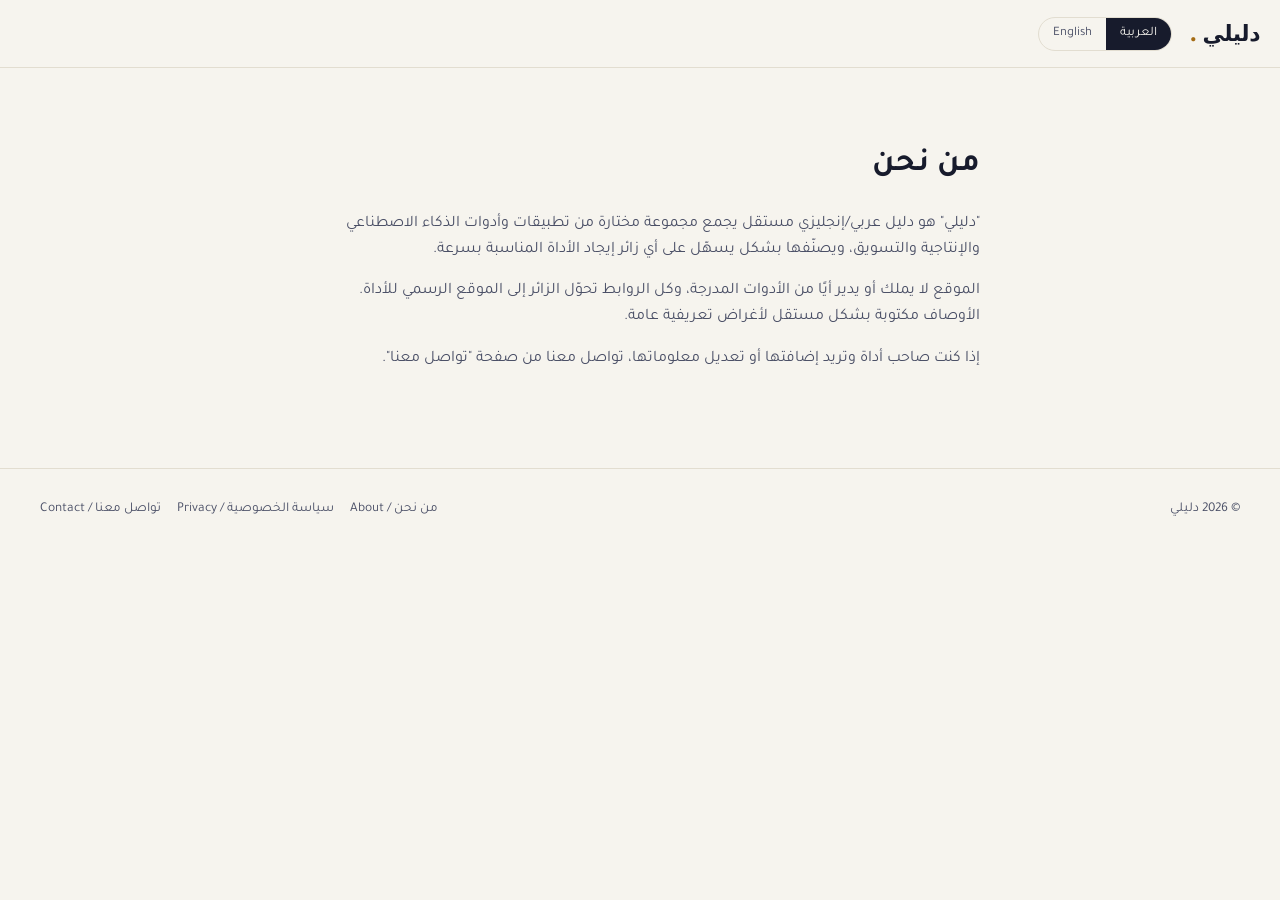
<file: about.html>
<!DOCTYPE html>
<html lang="ar" dir="rtl">
<head>
<meta charset="UTF-8">
<meta name="viewport" content="width=device-width, initial-scale=1.0">
<title>من نحن — دليلي</title>
<link rel="preconnect" href="https://fonts.googleapis.com">
<link href="https://fonts.googleapis.com/css2?family=Tajawal:wght@400;500;700;900&family=Space+Grotesk:wght@500;700&family=IBM+Plex+Sans:wght@400;500;600&display=swap" rel="stylesheet">
<link rel="icon" type="image/png" sizes="32x32" href="favicon-32.png">
<link rel="shortcut icon" href="favicon.ico">
<script async src="https://www.googletagmanager.com/gtag/js?id=G-VY2EWHHREY"></script>
<script>
  window.dataLayer = window.dataLayer || [];
  function gtag(){dataLayer.push(arguments);}
  gtag('js', new Date());
  gtag('config', 'G-VY2EWHHREY');
</script>
<link rel="stylesheet" href="style.css">
<style>
  .page { max-width: 720px; margin: 0 auto; padding: 50px 20px 80px; }
  .page h1 { font-family: var(--font-en); font-size: 32px; }
  html[lang="ar"] .page h1 { font-family: var(--font-ar); }
  .page p { color: var(--ink-soft); font-size: 16px; }
</style>
</head>
<body>
<header class="site-header">
  <div class="header-inner">
    <a href="index.html" class="logo">دليلي<span class="dot">.</span></a>
    <div class="lang-toggle">
      <button data-lang="ar" class="active">العربية</button>
      <button data-lang="en">English</button>
    </div>
  </div>
</header>

<div class="page">
  <div data-i18n-block="ar">
    <h1>من نحن</h1>
    <p>"دليلي" هو دليل عربي/إنجليزي مستقل يجمع مجموعة مختارة من تطبيقات وأدوات الذكاء الاصطناعي والإنتاجية والتسويق، ويصنّفها بشكل يسهّل على أي زائر إيجاد الأداة المناسبة بسرعة.</p>
    <p>الموقع لا يملك أو يدير أيًا من الأدوات المدرجة، وكل الروابط تحوّل الزائر إلى الموقع الرسمي للأداة. الأوصاف مكتوبة بشكل مستقل لأغراض تعريفية عامة.</p>
    <p>إذا كنت صاحب أداة وتريد إضافتها أو تعديل معلوماتها، تواصل معنا من صفحة "تواصل معنا".</p>
  </div>
  <div data-i18n-block="en" style="display:none">
    <h1>About Us</h1>
    <p>"Daleeli" is an independent bilingual (Arabic/English) directory that curates a selection of AI, productivity and marketing tools, organized so visitors can quickly find the right tool.</p>
    <p>This site does not own or operate any of the listed tools. Every link takes visitors to the tool's official website. Descriptions are written independently for general informational purposes.</p>
    <p>If you own a tool and want it added or updated, reach out via the Contact page.</p>
  </div>
</div>

<footer class="site-footer">
  <div class="container footer-inner">
    <span>© 2026 دليلي</span>
    <div class="footer-links">
      <a href="about.html">من نحن / About</a>
      <a href="privacy.html">سياسة الخصوصية / Privacy</a>
      <a href="contact.html">تواصل معنا / Contact</a>
    </div>
  </div>
</footer>

<script src="script.js"></script>
</body>
</html>
</file>
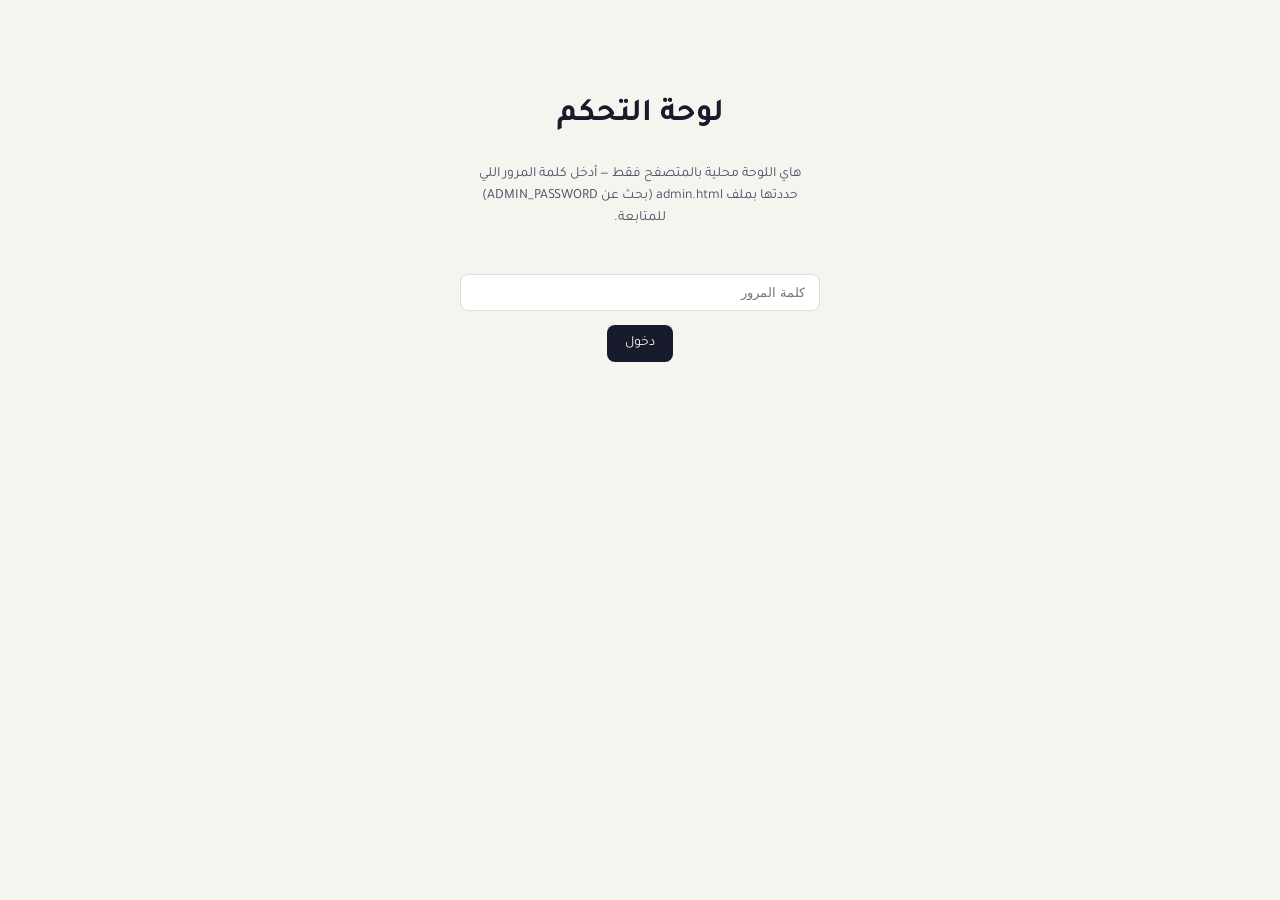
<file: admin.html>
<!DOCTYPE html>
<html lang="ar" dir="rtl">
<head>
<meta charset="UTF-8">
<meta name="viewport" content="width=device-width, initial-scale=1.0">
<title>لوحة التحكم — دليلي</title>
<meta name="robots" content="noindex, nofollow">
<link rel="preconnect" href="https://fonts.googleapis.com">
<link href="https://fonts.googleapis.com/css2?family=Tajawal:wght@400;500;700;900&family=Space+Grotesk:wght@500;700&family=IBM+Plex+Sans:wght@400;500;600&display=swap" rel="stylesheet">
<link rel="stylesheet" href="style.css">
<style>
  body { direction: rtl; }
  .admin-wrap { max-width: 980px; margin: 0 auto; padding: 40px 20px 100px; }
  .admin-wrap h1 { font-size: 26px; margin-bottom: 4px; }
  .admin-note { color: var(--ink-soft); font-size: 14px; margin-bottom: 30px; }

  .gate { max-width: 360px; margin: 90px auto; text-align: center; }
  .gate input { width: 100%; padding: 10px 14px; border: 1px solid var(--line); border-radius: 8px; margin: 14px 0; }
  .gate button, .btn {
    background: var(--ink); color: var(--paper); border: none; padding: 10px 18px;
    border-radius: 8px; cursor: pointer; font-size: 14px;
  }
  .btn.secondary { background: var(--teal); }
  .btn.danger { background: var(--danger); }
  .btn.small { padding: 6px 12px; font-size: 13px; }

  .toolbar { display: flex; gap: 10px; flex-wrap: wrap; margin-bottom: 24px; }

  .app-form {
    background: var(--card); border: 1px solid var(--line); border-radius: var(--radius);
    padding: 20px; display: grid; grid-template-columns: 1fr 1fr; gap: 12px; margin-bottom: 30px;
  }
  .app-form .full { grid-column: 1 / -1; }
  .app-form label { display: block; font-size: 12.5px; color: var(--ink-soft); margin-bottom: 4px; }
  .app-form input, .app-form select, .app-form textarea {
    width: 100%; padding: 8px 10px; border: 1px solid var(--line); border-radius: 6px; font-family: inherit; font-size: 14px;
  }
  .app-form textarea { min-height: 50px; resize: vertical; }
  .app-form .actions { grid-column: 1 / -1; display: flex; gap: 10px; }

  .table-wrap { overflow-x: auto; -webkit-overflow-scrolling: touch; border-radius: var(--radius); }
  table { width: 100%; min-width: 560px; border-collapse: collapse; background: var(--card); border: 1px solid var(--line); border-radius: var(--radius); overflow: hidden; }

  @media (max-width: 640px) {
    .app-form { grid-template-columns: 1fr; }
    .admin-wrap { padding: 24px 14px 80px; }
    .toolbar { flex-direction: column; }
    .toolbar .btn { width: 100%; text-align: center; }
  }
  th, td { padding: 10px 12px; text-align: right; border-bottom: 1px solid var(--line); font-size: 13.5px; vertical-align: top; }
  th { background: var(--paper); font-size: 12px; color: var(--ink-soft); }
  tr:last-child td { border-bottom: none; }
  .row-actions { display: flex; gap: 6px; }

  .status { padding: 10px 14px; border-radius: 8px; margin-bottom: 18px; font-size: 14px; display: none; }
  .status.show { display: block; }
  .status.ok { background: #e6f2e9; color: #2b6b3d; }
</style>
</head>
<body>

<div id="gate" class="gate">
  <h1>لوحة التحكم</h1>
  <p class="admin-note">هاي اللوحة محلية بالمتصفح فقط — أدخل كلمة المرور اللي حددتها بملف admin.html (بحث عن ADMIN_PASSWORD) للمتابعة.</p>
  <input type="password" id="pw-input" placeholder="كلمة المرور">
  <br>
  <button onclick="tryLogin()">دخول</button>
</div>

<div id="panel" class="admin-wrap" style="display:none">
  <h1>لوحة تحكم التطبيقات</h1>
  <p class="admin-note">
    التعديلات هون تُحفظ مؤقتًا بهذا المتصفح فقط. عشان تظهر التعديلات لكل زوار الموقع،
    اضغط "تنزيل data.js المحدّث" وارفع الملف الجديد مكان القديم على الاستضافة/GitHub.
  </p>

  <div id="status" class="status ok"></div>

  <div class="toolbar">
    <button class="btn" onclick="downloadDataJs()">⬇ تنزيل data.js المحدّث</button>
    <button class="btn secondary" onclick="resetToOriginal()">إرجاع كل شي لآخر نسخة من data.js</button>
  </div>

  <form class="app-form" id="app-form" onsubmit="return submitForm(event)">
    <input type="hidden" id="edit-id">
    <div>
      <label>التصنيف</label>
      <select id="f-category"></select>
    </div>
    <div>
      <label>الرابط (URL)</label>
      <input type="url" id="f-url" placeholder="https://example.com" required>
    </div>
    <div>
      <label>الاسم بالعربي</label>
      <input type="text" id="f-name-ar" required>
    </div>
    <div>
      <label>الاسم بالإنجليزي</label>
      <input type="text" id="f-name-en" required>
    </div>
    <div class="full">
      <label>الوصف بالعربي</label>
      <textarea id="f-desc-ar" required></textarea>
    </div>
    <div class="full">
      <label>الوصف بالإنجليزي</label>
      <textarea id="f-desc-en" required></textarea>
    </div>
    <div class="full">
      <label>المقال الكامل بالعربي (اختياري — يظهر بصفحة الأداة الخاصة بها لتحسين SEO وAdSense. افصل بين الفقرات بسطر فاضي)</label>
      <textarea id="f-article-ar" style="min-height:160px"></textarea>
    </div>
    <div class="full">
      <label>Full Article in English (optional — shown on the tool's own page. Leave a blank line between paragraphs)</label>
      <textarea id="f-article-en" style="min-height:160px"></textarea>
    </div>
    <div class="actions">
      <button type="submit" class="btn">إضافة / حفظ التعديل</button>
      <button type="button" class="btn secondary" onclick="clearForm()">تفريغ الفورم</button>
    </div>
  </form>

  <div class="table-wrap">
    <table>
      <thead>
        <tr><th>الأيقونة</th><th>الاسم</th><th>التصنيف</th><th>الرابط</th><th>المقال</th><th></th></tr>
      </thead>
      <tbody id="apps-table-body"></tbody>
    </table>
  </div>
</div>

<script src="data.js"></script>
<script>
/* غيّر كلمة المرور هون قبل رفع الموقع */
const ADMIN_PASSWORD = "MDwYoY6tgM1S";

const STORAGE_KEY = "admin_apps_override_v1";
const CAT_STORAGE_KEY = "admin_cats_override_v1";

function loadApps() {
  const raw = localStorage.getItem(STORAGE_KEY);
  return raw ? JSON.parse(raw) : JSON.parse(JSON.stringify(APPS));
}
function loadCats() {
  const raw = localStorage.getItem(CAT_STORAGE_KEY);
  return raw ? JSON.parse(raw) : JSON.parse(JSON.stringify(CATEGORIES));
}
function saveApps(apps) {
  localStorage.setItem(STORAGE_KEY, JSON.stringify(apps));
}

let apps = loadApps();
const cats = loadCats();

function tryLogin() {
  const val = document.getElementById("pw-input").value;
  if (val === ADMIN_PASSWORD) {
    document.getElementById("gate").style.display = "none";
    document.getElementById("panel").style.display = "block";
    initPanel();
  } else {
    alert("كلمة مرور خاطئة");
  }
}

function initPanel() {
  const sel = document.getElementById("f-category");
  sel.innerHTML = cats.map(c => `<option value="${c.slug}">${c.name_ar} / ${c.name_en}</option>`).join("");
  renderTable();
}

function renderTable() {
  const body = document.getElementById("apps-table-body");
  body.innerHTML = apps.map(a => {
    const cat = cats.find(c => c.slug === a.category);
    return `
      <tr>
        <td><img src="https://www.google.com/s2/favicons?domain=${a.domain}&sz=32" width="24" height="24" alt=""></td>
        <td>${a.name_ar}<br><small style="color:#888">${a.name_en}</small></td>
        <td>${cat ? cat.name_ar : a.category}</td>
        <td><a href="${a.url}" target="_blank" rel="noopener">${a.domain}</a></td>
        <td>${a.article_ar ? '<span style="color:#2b6b3d">✓ فيه مقال</span>' : '<span style="color:#999">— بدون مقال</span>'}</td>
        <td class="row-actions">
          <button class="btn small secondary" onclick="editApp('${a.id}')">تعديل</button>
          <button class="btn small danger" onclick="deleteApp('${a.id}')">حذف</button>
        </td>
      </tr>`;
  }).join("");
}

function clearForm() {
  document.getElementById("edit-id").value = "";
  document.getElementById("f-url").value = "";
  document.getElementById("f-name-ar").value = "";
  document.getElementById("f-name-en").value = "";
  document.getElementById("f-desc-ar").value = "";
  document.getElementById("f-desc-en").value = "";
  document.getElementById("f-article-ar").value = "";
  document.getElementById("f-article-en").value = "";
}

function editApp(id) {
  const a = apps.find(x => x.id === id);
  if (!a) return;
  document.getElementById("edit-id").value = a.id;
  document.getElementById("f-category").value = a.category;
  document.getElementById("f-url").value = a.url;
  document.getElementById("f-name-ar").value = a.name_ar;
  document.getElementById("f-name-en").value = a.name_en;
  document.getElementById("f-desc-ar").value = a.desc_ar;
  document.getElementById("f-desc-en").value = a.desc_en;
  document.getElementById("f-article-ar").value = a.article_ar || "";
  document.getElementById("f-article-en").value = a.article_en || "";
  window.scrollTo({ top: 0, behavior: "smooth" });
}

function deleteApp(id) {
  if (!confirm("متأكد بدك تحذف هاد التطبيق؟")) return;
  apps = apps.filter(a => a.id !== id);
  saveApps(apps);
  renderTable();
  showStatus("تم الحذف. لا تنسَ تنزّل data.js المحدّث وترفعه.");
}

function submitForm(e) {
  e.preventDefault();
  const id = document.getElementById("edit-id").value;
  const url = document.getElementById("f-url").value.trim();
  let domain = "";
  try { domain = new URL(url).hostname; } catch (err) { domain = url; }

  const record = {
    id: id || ("custom-" + Date.now()),
    category: document.getElementById("f-category").value,
    url,
    domain,
    name_ar: document.getElementById("f-name-ar").value.trim(),
    name_en: document.getElementById("f-name-en").value.trim(),
    desc_ar: document.getElementById("f-desc-ar").value.trim(),
    desc_en: document.getElementById("f-desc-en").value.trim(),
    article_ar: document.getElementById("f-article-ar").value.trim(),
    article_en: document.getElementById("f-article-en").value.trim(),
  };

  if (id) {
    apps = apps.map(a => a.id === id ? record : a);
  } else {
    apps.push(record);
  }
  saveApps(apps);
  renderTable();
  clearForm();
  showStatus("تم الحفظ محليًا. لا تنسَ تنزّل data.js المحدّث وترفعه عشان يشوفه كل الزوار.");
  return false;
}

function resetToOriginal() {
  if (!confirm("رح ترجع لآخر نسخة محفوظة بملف data.js وتلغي أي تعديل محلي؟")) return;
  localStorage.removeItem(STORAGE_KEY);
  apps = loadApps();
  renderTable();
  showStatus("تم الإرجاع لنسخة data.js الأصلية.");
}

function downloadDataJs() {
  let out = "// بيانات التطبيقات والتصنيفات - تم تصديرها من لوحة التحكم\n";
  out += "const CATEGORIES = " + JSON.stringify(cats, null, 2) + ";\n\n";
  out += "const APPS = " + JSON.stringify(apps, null, 2) + ";\n";
  const blob = new Blob([out], { type: "text/javascript;charset=utf-8" });
  const link = document.createElement("a");
  link.href = URL.createObjectURL(blob);
  link.download = "data.js";
  link.click();
}

function showStatus(msg) {
  const el = document.getElementById("status");
  el.textContent = msg;
  el.classList.add("show");
  setTimeout(() => el.classList.remove("show"), 4000);
}

document.getElementById("pw-input").addEventListener("keydown", (e) => {
  if (e.key === "Enter") tryLogin();
});
</script>
</body>
</html>
</file>
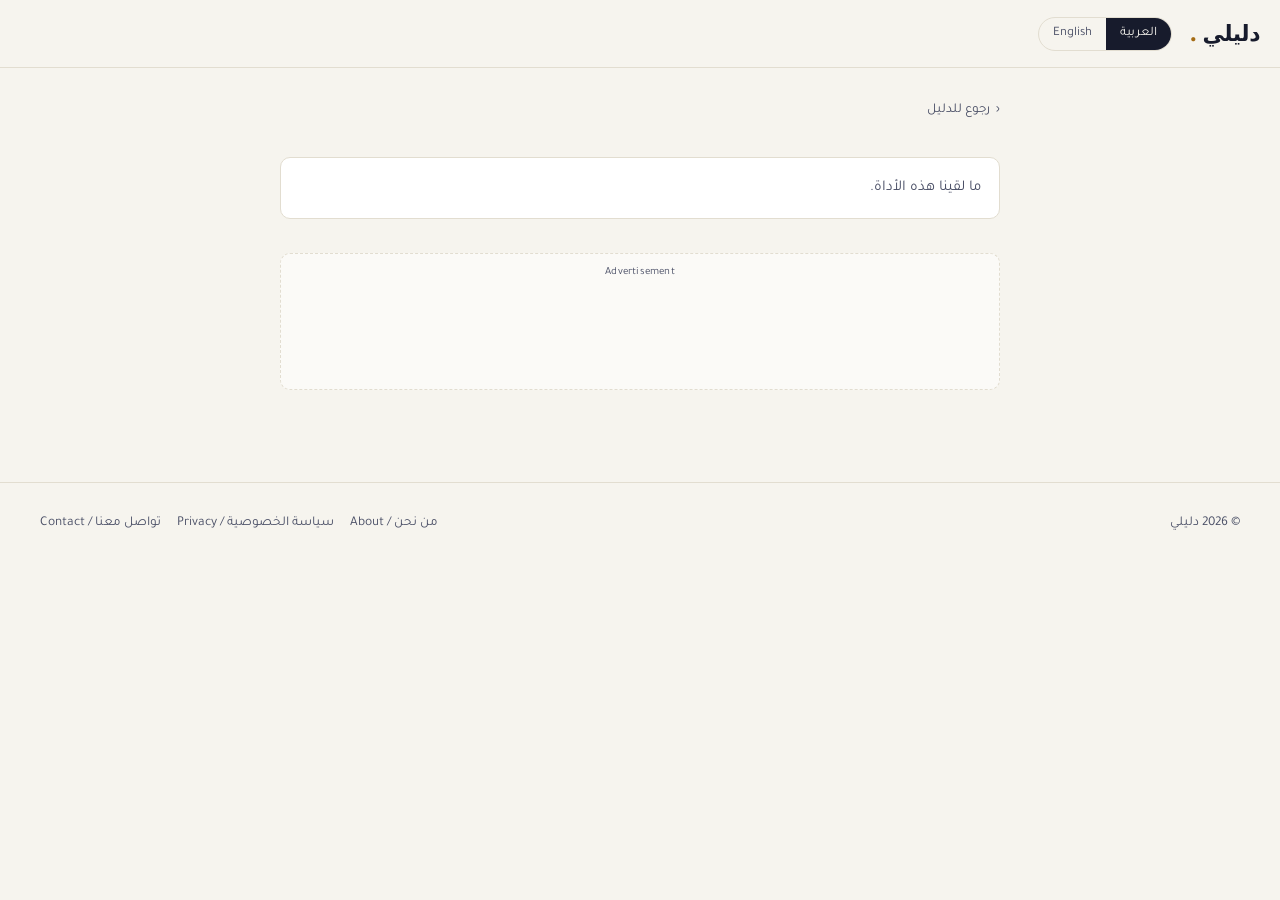
<file: app.html>
<!DOCTYPE html>
<html lang="ar" dir="rtl">
<head>
<meta charset="UTF-8">
<meta name="viewport" content="width=device-width, initial-scale=1.0">
<title id="page-title">تحميل... — دليلي</title>
<meta name="description" id="page-description" content="">
<link rel="canonical" id="page-canonical" href="">

<script async src="https://www.googletagmanager.com/gtag/js?id=G-VY2EWHHREY"></script>
<script>
  window.dataLayer = window.dataLayer || [];
  function gtag(){dataLayer.push(arguments);}
  gtag('js', new Date());
  gtag('config', 'G-VY2EWHHREY');
</script>
<script async src="https://pagead2.googlesyndication.com/pagead/js/adsbygoogle.js?client=ca-pub-XXXXXXXXXXXXXXXX" crossorigin="anonymous"></script>

<link rel="preconnect" href="https://fonts.googleapis.com">
<link href="https://fonts.googleapis.com/css2?family=Tajawal:wght@400;500;700;900&family=Space+Grotesk:wght@500;700&family=IBM+Plex+Sans:wght@400;500;600&display=swap" rel="stylesheet">
<link rel="stylesheet" href="style.css">
<link rel="icon" type="image/png" sizes="32x32" href="favicon-32.png">
<link rel="shortcut icon" href="favicon.ico">
<link rel="manifest" href="manifest.json">
<meta name="theme-color" content="#171b2c">

<style>
  .article-page { max-width: 760px; margin: 0 auto; padding: 30px 20px 70px; }
  .article-back { display: inline-flex; align-items: center; gap: 6px; color: var(--ink-soft); text-decoration: none; font-size: 13.5px; margin-bottom: 20px; }
  .article-back:hover { color: var(--ink); }
  .article-head { display: flex; align-items: center; gap: 16px; margin-bottom: 18px; }
  .article-icon { width: 64px; height: 64px; border-radius: 14px; border: 1px solid var(--line); background: #fff; display: flex; align-items: center; justify-content: center; overflow: hidden; flex-shrink: 0; }
  .article-icon img { width: 38px; height: 38px; object-fit: contain; }
  .article-head h1 { font-size: 26px; margin: 0 0 4px; font-family: var(--font-ar); }
  .article-domain { color: var(--ink-soft); font-size: 13.5px; }
  .article-cta { display: inline-flex; align-items: center; gap: 8px; background: var(--ink); color: var(--paper); text-decoration: none; padding: 12px 22px; border-radius: 999px; font-size: 15px; margin: 8px 0 26px; }
  .article-cta:hover { background: var(--amber-deep); }
  .article-body { font-size: 16px; line-height: 1.95; color: var(--ink); white-space: pre-line; }
  .article-body p { margin: 0 0 18px; }
  .article-empty { color: var(--ink-soft); font-size: 15px; background: var(--card); border: 1px solid var(--line); border-radius: var(--radius); padding: 18px; }
  .article-meta-cat { display: inline-block; background: var(--teal-soft); color: var(--teal); font-size: 12px; padding: 4px 12px; border-radius: 999px; margin-bottom: 10px; }
</style>
</head>
<body>

<header class="site-header">
  <div class="header-inner">
    <a href="index.html" class="logo">دليلي<span class="dot">.</span></a>
    <div class="lang-toggle">
      <button data-lang="ar" class="active">العربية</button>
      <button data-lang="en">English</button>
    </div>
  </div>
</header>

<div class="article-page">
  <a href="index.html" class="article-back">‹ <span data-i18n="ar">رجوع للدليل</span><span data-i18n="en" style="display:none">Back to directory</span></a>

  <div id="article-content">
    <p class="article-empty" data-i18n="ar">جاري التحميل...</p>
    <p class="article-empty" data-i18n="en" style="display:none">Loading...</p>
  </div>

  <div class="ad-slot" style="margin-top:34px">
    <span class="ad-label">Advertisement</span>
    <ins class="adsbygoogle"
         style="display:block"
         data-ad-client="ca-pub-XXXXXXXXXXXXXXXX"
         data-ad-slot="0000000002"
         data-ad-format="auto"
         data-full-width-responsive="true"></ins>
  </div>
</div>

<footer class="site-footer">
  <div class="container footer-inner">
    <span>© 2026 دليلي</span>
    <div class="footer-links">
      <a href="about.html">من نحن / About</a>
      <a href="privacy.html">سياسة الخصوصية / Privacy</a>
      <a href="contact.html">تواصل معنا / Contact</a>
    </div>
  </div>
</footer>

<script src="data.js?v=20260928c"></script>
<script>
  function faviconUrl(domain) {
    return `https://www.google.com/s2/favicons?domain=${domain}&sz=128`;
  }

  function getLang() {
    return localStorage.getItem("site_lang") || "ar";
  }

  function applyPageLang(lang) {
    document.documentElement.lang = lang;
    document.documentElement.dir = lang === "ar" ? "rtl" : "ltr";
    document.querySelectorAll(".lang-toggle button").forEach(b => b.classList.toggle("active", b.dataset.lang === lang));
    document.querySelectorAll("[data-i18n]").forEach(el => {
      el.style.display = el.dataset.i18n === lang ? "" : "none";
    });
  }

  function renderArticle() {
    const lang = getLang();
    const params = new URLSearchParams(window.location.search);
    const id = params.get("id");
    const app = (typeof APPS !== "undefined") ? APPS.find(a => a.id === id) : null;
    const container = document.getElementById("article-content");

    if (!app) {
      container.innerHTML = `<p class="article-empty">${lang === "ar" ? "ما لقينا هذه الأداة." : "We couldn't find this tool."}</p>`;
      return;
    }

    const name = lang === "ar" ? app.name_ar : app.name_en;
    const shortDesc = lang === "ar" ? app.desc_ar : app.desc_en;
    const article = lang === "ar" ? app.article_ar : app.article_en;
    const cat = (typeof CATEGORIES !== "undefined") ? CATEGORIES.find(c => c.slug === app.category) : null;
    const catName = cat ? (lang === "ar" ? cat.name_ar : cat.name_en) : "";
    const openLabel = lang === "ar" ? "افتح التطبيق ↗" : "Open App ↗";

    document.title = `${name} — دليلي`;
    document.getElementById("page-description").setAttribute("content", shortDesc || "");
    document.getElementById("page-canonical").setAttribute("href", `https://khaledabumurtada.github.io/Repository/app.html?id=${app.id}`);

    const bodyHtml = article
      ? `<div class="article-body">${article.split("\n\n").map(p => `<p>${p}</p>`).join("")}</div>`
      : `<p class="article-empty">${shortDesc}</p>`;

    container.innerHTML = `
      ${catName ? `<span class="article-meta-cat">${catName}</span>` : ""}
      <div class="article-head">
        <div class="article-icon"><img src="${faviconUrl(app.domain)}" alt=""></div>
        <div>
          <h1>${name}</h1>
          <div class="article-domain">${app.domain}</div>
        </div>
      </div>
      <a class="article-cta" href="${app.url}" target="_blank" rel="noopener noreferrer nofollow">${openLabel}</a>
      ${bodyHtml}
    `;
  }

  document.querySelectorAll(".lang-toggle button").forEach(btn => {
    btn.addEventListener("click", () => {
      localStorage.setItem("site_lang", btn.dataset.lang);
      applyPageLang(btn.dataset.lang);
      renderArticle();
    });
  });

  applyPageLang(getLang());
  renderArticle();
</script>
</body>
</html>
</file>
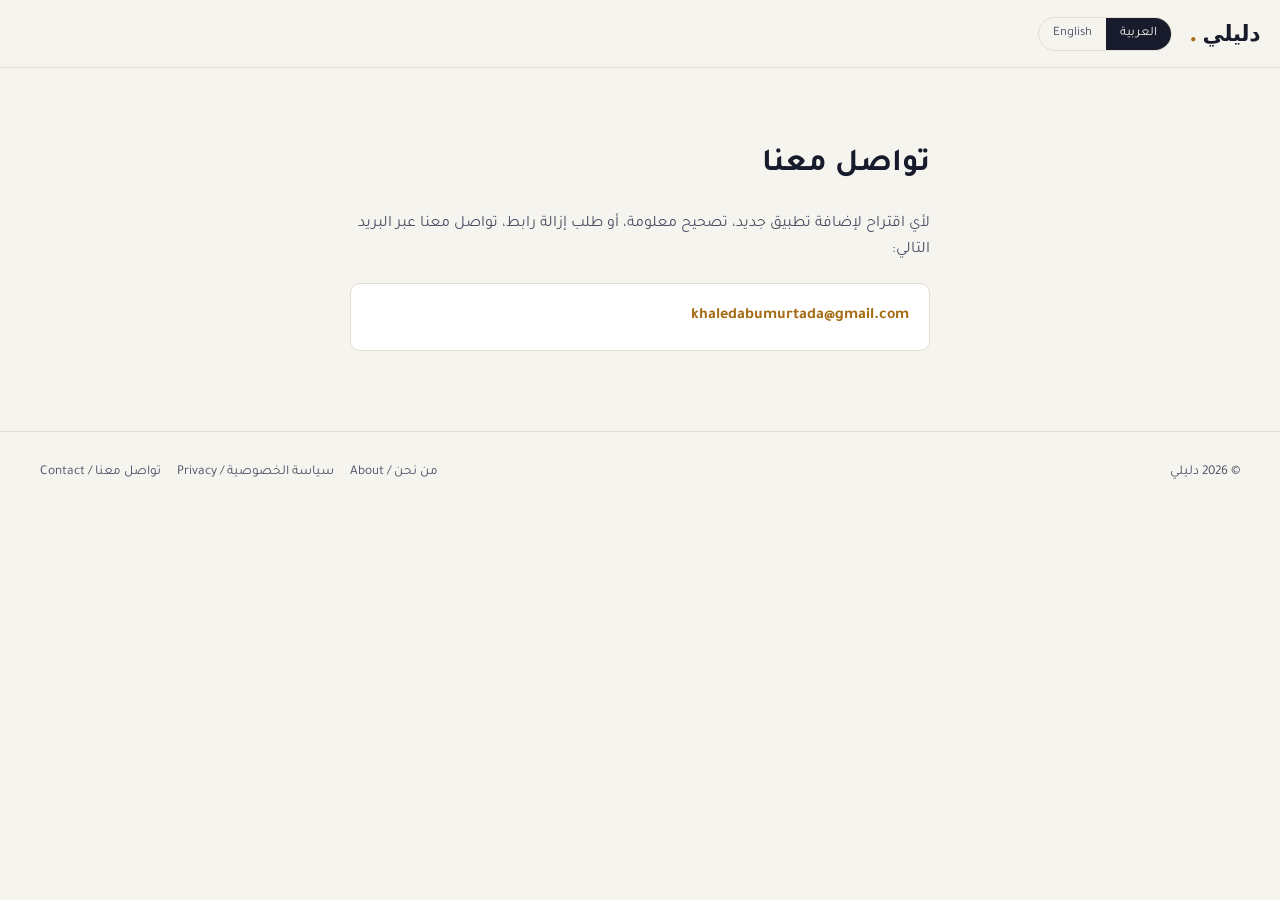
<file: contact.html>
<!DOCTYPE html>
<html lang="ar" dir="rtl">
<head>
<meta charset="UTF-8">
<meta name="viewport" content="width=device-width, initial-scale=1.0">
<title>تواصل معنا — دليلي</title>
<link rel="preconnect" href="https://fonts.googleapis.com">
<link href="https://fonts.googleapis.com/css2?family=Tajawal:wght@400;500;700;900&family=Space+Grotesk:wght@500;700&family=IBM+Plex+Sans:wght@400;500;600&display=swap" rel="stylesheet">
<link rel="icon" type="image/png" sizes="32x32" href="favicon-32.png">
<link rel="shortcut icon" href="favicon.ico">
<script async src="https://www.googletagmanager.com/gtag/js?id=G-VY2EWHHREY"></script>
<script>
  window.dataLayer = window.dataLayer || [];
  function gtag(){dataLayer.push(arguments);}
  gtag('js', new Date());
  gtag('config', 'G-VY2EWHHREY');
</script>
<link rel="stylesheet" href="style.css">
<style>
  .page { max-width: 620px; margin: 0 auto; padding: 50px 20px 80px; }
  .page h1 { font-family: var(--font-en); font-size: 32px; }
  html[lang="ar"] .page h1 { font-family: var(--font-ar); }
  .page p { color: var(--ink-soft); font-size: 16px; }
  .contact-box { background: var(--card); border: 1px solid var(--line); border-radius: var(--radius); padding: 20px; margin-top: 20px; }
  .contact-box a { color: var(--amber-deep); font-weight: 600; text-decoration: none; }
</style>
</head>
<body>
<header class="site-header">
  <div class="header-inner">
    <a href="index.html" class="logo">دليلي<span class="dot">.</span></a>
    <div class="lang-toggle">
      <button data-lang="ar" class="active">العربية</button>
      <button data-lang="en">English</button>
    </div>
  </div>
</header>

<div class="page">
  <div data-i18n-block="ar">
    <h1>تواصل معنا</h1>
    <p>لأي اقتراح لإضافة تطبيق جديد، تصحيح معلومة، أو طلب إزالة رابط، تواصل معنا عبر البريد التالي:</p>
    <div class="contact-box">
      <a href="mailto:khaledabumurtada@gmail.com">khaledabumurtada@gmail.com</a>
    </div>
  </div>
  <div data-i18n-block="en" style="display:none">
    <h1>Contact Us</h1>
    <p>To suggest a new app, correct information, or request a link removal, reach out via email:</p>
    <div class="contact-box">
      <a href="mailto:khaledabumurtada@gmail.com">khaledabumurtada@gmail.com</a>
    </div>
  </div>
</div>

<footer class="site-footer">
  <div class="container footer-inner">
    <span>© 2026 دليلي</span>
    <div class="footer-links">
      <a href="about.html">من نحن / About</a>
      <a href="privacy.html">سياسة الخصوصية / Privacy</a>
      <a href="contact.html">تواصل معنا / Contact</a>
    </div>
  </div>
</footer>

<script src="script.js"></script>
</body>
</html>
</file>
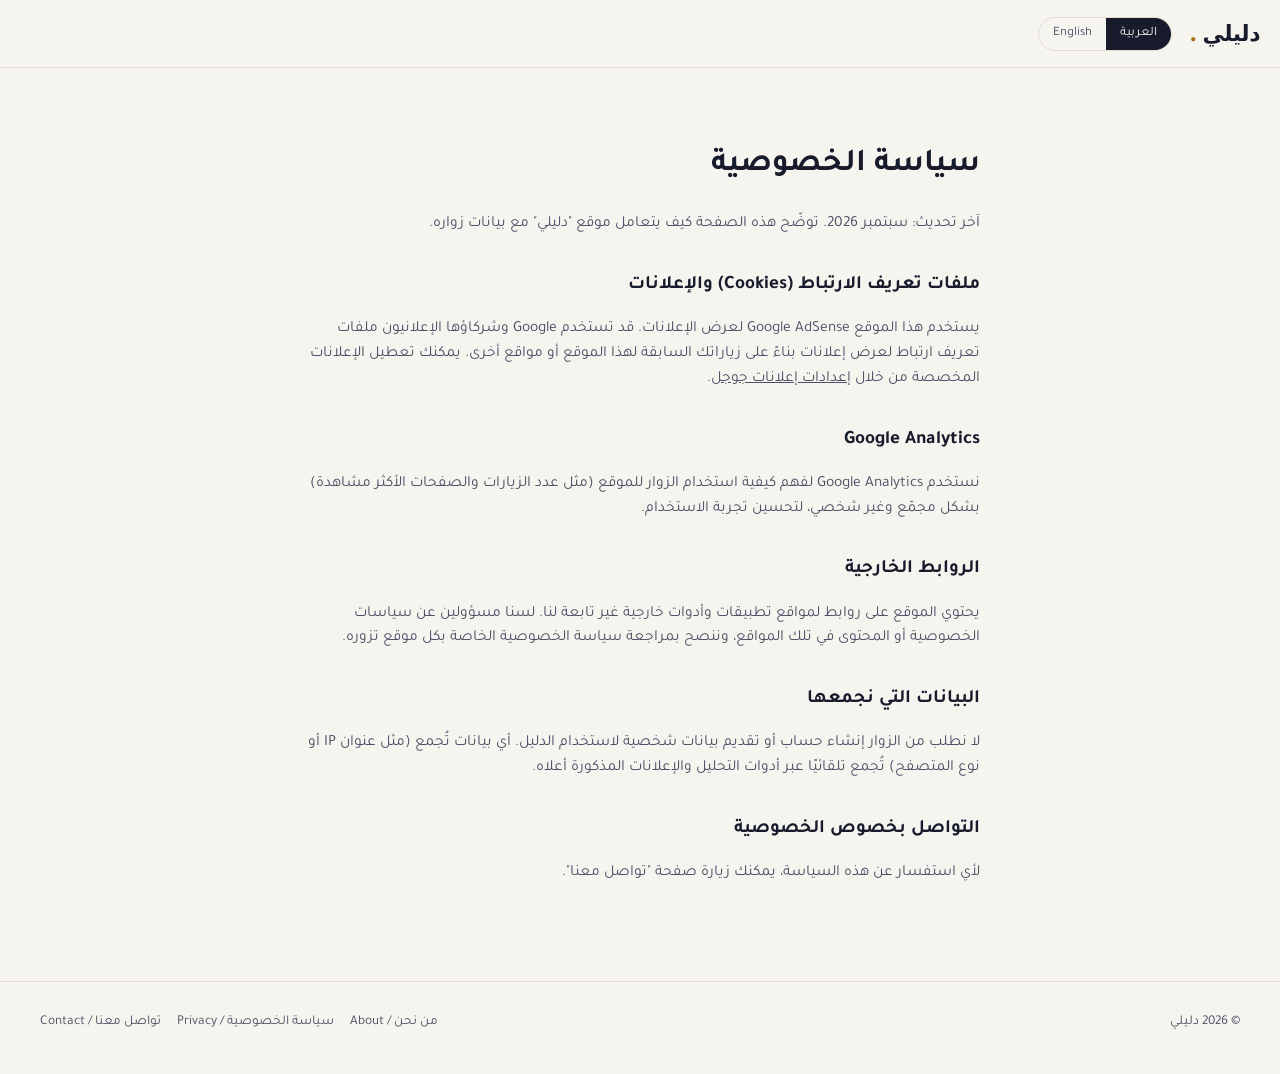
<file: privacy.html>
<!DOCTYPE html>
<html lang="ar" dir="rtl">
<head>
<meta charset="UTF-8">
<meta name="viewport" content="width=device-width, initial-scale=1.0">
<title>سياسة الخصوصية — دليلي</title>
<link rel="preconnect" href="https://fonts.googleapis.com">
<link href="https://fonts.googleapis.com/css2?family=Tajawal:wght@400;500;700;900&family=Space+Grotesk:wght@500;700&family=IBM+Plex+Sans:wght@400;500;600&display=swap" rel="stylesheet">
<link rel="icon" type="image/png" sizes="32x32" href="favicon-32.png">
<link rel="shortcut icon" href="favicon.ico">
<script async src="https://www.googletagmanager.com/gtag/js?id=G-VY2EWHHREY"></script>
<script>
  window.dataLayer = window.dataLayer || [];
  function gtag(){dataLayer.push(arguments);}
  gtag('js', new Date());
  gtag('config', 'G-VY2EWHHREY');
</script>
<link rel="stylesheet" href="style.css">
<style>
  .page { max-width: 720px; margin: 0 auto; padding: 50px 20px 80px; }
  .page h1 { font-family: var(--font-en); font-size: 32px; }
  html[lang="ar"] .page h1 { font-family: var(--font-ar); }
  .page h2 { font-size: 19px; margin-top: 34px; }
  .page p, .page li { color: var(--ink-soft); font-size: 15.5px; }
</style>
</head>
<body>
<header class="site-header">
  <div class="header-inner">
    <a href="index.html" class="logo">دليلي<span class="dot">.</span></a>
    <div class="lang-toggle">
      <button data-lang="ar" class="active">العربية</button>
      <button data-lang="en">English</button>
    </div>
  </div>
</header>

<div class="page">
  <div data-i18n-block="ar">
    <h1>سياسة الخصوصية</h1>
    <p>آخر تحديث: سبتمبر 2026. توضّح هذه الصفحة كيف يتعامل موقع "دليلي" مع بيانات زواره.</p>

    <h2>ملفات تعريف الارتباط (Cookies) والإعلانات</h2>
    <p>يستخدم هذا الموقع Google AdSense لعرض الإعلانات. قد تستخدم Google وشركاؤها الإعلانيون ملفات تعريف ارتباط لعرض إعلانات بناءً على زياراتك السابقة لهذا الموقع أو مواقع أخرى. يمكنك تعطيل الإعلانات المخصصة من خلال <a href="https://adssettings.google.com/" target="_blank" rel="noopener">إعدادات إعلانات جوجل</a>.</p>

    <h2>Google Analytics</h2>
    <p>نستخدم Google Analytics لفهم كيفية استخدام الزوار للموقع (مثل عدد الزيارات والصفحات الأكثر مشاهدة) بشكل مجمّع وغير شخصي، لتحسين تجربة الاستخدام.</p>

    <h2>الروابط الخارجية</h2>
    <p>يحتوي الموقع على روابط لمواقع تطبيقات وأدوات خارجية غير تابعة لنا. لسنا مسؤولين عن سياسات الخصوصية أو المحتوى في تلك المواقع، وننصح بمراجعة سياسة الخصوصية الخاصة بكل موقع تزوره.</p>

    <h2>البيانات التي نجمعها</h2>
    <p>لا نطلب من الزوار إنشاء حساب أو تقديم بيانات شخصية لاستخدام الدليل. أي بيانات تُجمع (مثل عنوان IP أو نوع المتصفح) تُجمع تلقائيًا عبر أدوات التحليل والإعلانات المذكورة أعلاه.</p>

    <h2>التواصل بخصوص الخصوصية</h2>
    <p>لأي استفسار عن هذه السياسة، يمكنك زيارة صفحة "تواصل معنا".</p>
  </div>

  <div data-i18n-block="en" style="display:none">
    <h1>Privacy Policy</h1>
    <p>Last updated: September 2026. This page explains how "Daleeli" handles visitor data.</p>

    <h2>Cookies & Advertising</h2>
    <p>This site uses Google AdSense to display ads. Google and its advertising partners may use cookies to serve ads based on your prior visits to this or other websites. You can opt out of personalized ads via <a href="https://adssettings.google.com/" target="_blank" rel="noopener">Google Ads Settings</a>.</p>

    <h2>Google Analytics</h2>
    <p>We use Google Analytics to understand aggregate, non-personal usage patterns (such as visits and popular pages) to improve the site experience.</p>

    <h2>External Links</h2>
    <p>This site links to third-party apps and tools we do not operate. We are not responsible for their privacy practices — please review each site's own privacy policy.</p>

    <h2>Data We Collect</h2>
    <p>No account or personal data is required to browse the directory. Any data collected (such as IP address or browser type) is gathered automatically by the analytics and advertising tools above.</p>

    <h2>Contact</h2>
    <p>For questions about this policy, please visit the Contact page.</p>
  </div>
</div>

<footer class="site-footer">
  <div class="container footer-inner">
    <span>© 2026 دليلي</span>
    <div class="footer-links">
      <a href="about.html">من نحن / About</a>
      <a href="privacy.html">سياسة الخصوصية / Privacy</a>
      <a href="contact.html">تواصل معنا / Contact</a>
    </div>
  </div>
</footer>

<script src="script.js"></script>
</body>
</html>
</file>
<file: style.css>
/* ============ Tokens ============ */
:root {
  --ink: #171b2c;
  --ink-soft: #4a4f66;
  --paper: #f6f4ee;
  --card: #ffffff;
  --line: #e2ddd0;
  --amber: #c9861f;
  --amber-deep: #a56c14;
  --teal: #2c6b63;
  --teal-soft: #e6efed;
  --danger: #b6432f;
  --radius: 10px;
  --font-ar: 'Tajawal', 'Segoe UI', sans-serif;
  --font-en: 'Space Grotesk', 'IBM Plex Sans', system-ui, sans-serif;
  --font-body: 'IBM Plex Sans', 'Tajawal', system-ui, sans-serif;
}

* { box-sizing: border-box; }
html { scroll-behavior: smooth; }

body {
  margin: 0;
  background: var(--paper);
  color: var(--ink);
  font-family: var(--font-body);
  line-height: 1.6;
  -webkit-font-smoothing: antialiased;
}

html[lang="ar"] body { font-family: var(--font-ar); }

img { max-width: 100%; display: block; }
a { color: inherit; }
button { font-family: inherit; }

.visually-hidden {
  position: absolute; width: 1px; height: 1px;
  overflow: hidden; clip: rect(0 0 0 0); white-space: nowrap;
}

/* ============ Layout shell ============ */
.container {
  max-width: 1240px;
  margin: 0 auto;
  padding: 0 20px;
}

/* ============ Header ============ */
.site-header {
  position: sticky;
  top: 0;
  z-index: 40;
  background: var(--paper);
  border-bottom: 1px solid var(--line);
}

.header-inner {
  display: flex;
  align-items: center;
  gap: 18px;
  padding: 16px 20px;
  flex-wrap: wrap;
}

.logo {
  font-family: var(--font-en);
  font-weight: 700;
  font-size: 22px;
  letter-spacing: -0.02em;
  text-decoration: none;
  color: var(--ink);
  display: flex;
  align-items: baseline;
  gap: 6px;
  white-space: nowrap;
}
.logo .dot { color: var(--amber-deep); }

.search-wrap {
  flex: 1 1 260px;
  min-width: 200px;
  position: relative;
}
.search-wrap input {
  width: 100%;
  padding: 10px 16px;
  border: 1px solid var(--line);
  border-radius: 999px;
  background: var(--card);
  font-size: 15px;
  color: var(--ink);
}
.search-wrap input:focus {
  outline: 2px solid var(--amber);
  outline-offset: 1px;
}

.lang-toggle {
  display: flex;
  border: 1px solid var(--line);
  border-radius: 999px;
  overflow: hidden;
  flex-shrink: 0;
}
.lang-toggle button {
  border: none;
  background: transparent;
  padding: 8px 14px;
  font-size: 13px;
  cursor: pointer;
  color: var(--ink-soft);
}
.lang-toggle button.active {
  background: var(--ink);
  color: var(--paper);
}

/* ============ Ad slots ============ */
.ad-slot {
  margin: 22px 0;
  padding: 10px;
  border: 1px dashed var(--line);
  border-radius: var(--radius);
  background: rgba(255,255,255,0.5);
  text-align: center;
}
.ad-slot .ad-label {
  display: block;
  font-size: 11px;
  color: var(--ink-soft);
  margin-bottom: 8px;
  letter-spacing: 0.02em;
}
.ad-slot ins.adsbygoogle {
  display: block;
  min-height: 90px;
}
.ad-slot--leaderboard { min-height: 110px; }
.ad-slot--rect { min-height: 260px; }
.ad-slot--infeed { grid-column: 1 / -1; }

/* ============ Hero / intro ============ */
.hero {
  padding: 34px 0 10px;
}
.hero h1 {
  font-family: var(--font-en);
  font-size: clamp(28px, 4vw, 42px);
  line-height: 1.15;
  margin: 0 0 10px;
  max-width: 720px;
}
html[lang="ar"] .hero h1 { font-family: var(--font-ar); }
.hero p {
  color: var(--ink-soft);
  max-width: 620px;
  margin: 0;
  font-size: 16px;
}

/* ============ Intro / SEO copy ============ */
.intro {
  max-width: 800px;
  padding: 4px 0 8px;
}
.intro h2 {
  font-size: 17px;
  margin: 0 0 8px;
  color: var(--ink);
}
.intro p {
  font-size: 14.5px;
  color: var(--ink-soft);
  margin: 0;
  line-height: 1.85;
}
@media (max-width: 600px) {
  .intro h2 { font-size: 15.5px; }
  .intro p { font-size: 13.5px; }
}

/* ============ Main grid: sidebar + content ============ */
.layout {
  display: grid;
  grid-template-columns: 240px 1fr;
  gap: 30px;
  align-items: start;
  padding: 24px 0 60px;
}
@media (max-width: 860px) {
  .layout { grid-template-columns: 1fr; }
}

/* Category rail */
.cat-rail {
  position: sticky;
  top: 84px;
}
.cat-rail h2 {
  font-size: 12px;
  text-transform: uppercase;
  letter-spacing: 0.08em;
  color: var(--ink-soft);
  margin: 0 0 10px;
}
.cat-list {
  list-style: none;
  margin: 0; padding: 0;
  display: flex;
  flex-direction: column;
  gap: 2px;
}
.cat-list button {
  width: 100%;
  display: flex;
  align-items: center;
  justify-content: space-between;
  gap: 10px;
  background: none;
  border: none;
  text-align: start;
  padding: 9px 10px;
  border-radius: 8px;
  cursor: pointer;
  font-size: 14.5px;
  color: var(--ink);
}
.cat-list button:hover { background: var(--teal-soft); }
.cat-list button.active {
  background: var(--ink);
  color: var(--paper);
}
.cat-list .icon { font-size: 15px; }
.cat-list .name { flex: 1; display: flex; gap: 8px; align-items: center; }
.cat-list .count {
  font-size: 11.5px;
  color: var(--ink-soft);
  background: rgba(0,0,0,0.05);
  padding: 1px 7px;
  border-radius: 999px;
}
.cat-list button.active .count { color: var(--paper); background: rgba(255,255,255,0.15); }

@media (max-width: 860px) {
  .cat-rail { position: static; }
  .cat-list { flex-direction: row; overflow-x: auto; gap: 8px; padding-bottom: 6px; -webkit-overflow-scrolling: touch; }
  .cat-list button { flex: 0 0 auto; }
}

/* ============ Mobile refinements ============ */
@media (max-width: 600px) {
  .header-inner { padding: 12px 16px; gap: 10px; }
  .logo { font-size: 19px; }
  .search-wrap { order: 3; flex: 1 1 100%; }
  .lang-toggle button { padding: 9px 12px; font-size: 12.5px; }
  .hero { padding: 22px 0 6px; }
  .hero p { font-size: 14.5px; }
  .container { padding: 0 14px; }
  .app-grid { grid-template-columns: 1fr 1fr; gap: 10px; }
  .app-card { padding: 12px; gap: 8px; }
  .app-title { font-size: 14px; }
  .app-desc { font-size: 12.5px; -webkit-line-clamp: 2; }
  .app-open { padding: 9px 14px; font-size: 12.5px; width: 100%; justify-content: center; }
  .results-head h2 { font-size: 16px; }
  .cat-list button { padding: 10px 12px; font-size: 13.5px; }
  .footer-inner { flex-direction: column; align-items: flex-start; gap: 14px; }
  .footer-links { flex-wrap: wrap; gap: 12px; }
  /* keep mobile view tidy: hide the sidebar rectangle ad, leaderboard + in-feed ads are enough */
  .cat-rail .ad-slot--rect { display: none; }
  .ad-slot--leaderboard { min-height: 90px; margin: 16px 0; }
}

/* ============ Large desktop refinement ============ */
@media (min-width: 1500px) {
  .container { max-width: 1360px; }
  .app-grid { grid-template-columns: repeat(auto-fill, minmax(250px, 1fr)); gap: 20px; }
}

/* ============ Tablet refinement (portrait tablets / small laptops) ============ */
@media (min-width: 601px) and (max-width: 860px) {
  .app-grid { grid-template-columns: repeat(auto-fill, minmax(200px, 1fr)); }
  .header-inner { padding: 14px 18px; }
}

@media (max-width: 380px) {
  .app-grid { grid-template-columns: 1fr; }
}

/* ============ Mobile "iPhone-style" home screen ============ */
.mobile-shell { display: none; }

@media (max-width: 860px) {
  .layout { display: none !important; }
  .mobile-shell { display: block; padding: 4px 0 50px; }
}

.mobile-topbar {
  display: none;
  align-items: center;
  gap: 10px;
  padding: 4px 2px 18px;
}
.mobile-topbar.show { display: flex; }
.mobile-back-btn {
  width: 34px; height: 34px;
  border-radius: 50%;
  border: 1px solid var(--line);
  background: var(--card);
  font-size: 20px;
  line-height: 1;
  color: var(--ink);
  cursor: pointer;
  display: flex; align-items: center; justify-content: center;
}
.mobile-screen-title { font-weight: 700; font-size: 16px; }

.mobile-tiles-grid {
  display: none;
  grid-template-columns: repeat(3, 1fr);
  gap: 16px 12px;
}
.mobile-tiles-grid.show { display: grid; }

.mobile-tile {
  display: flex;
  flex-direction: column;
  align-items: center;
  gap: 6px;
  background: none;
  border: none;
  cursor: pointer;
  padding: 0;
  text-decoration: none;
  color: var(--ink);
}
.mobile-tile-icon {
  width: 100%;
  aspect-ratio: 1 / 1;
  border-radius: 22%;
  background: var(--card);
  border: 1px solid var(--line);
  display: flex;
  align-items: center;
  justify-content: center;
  font-size: 30px;
  overflow: hidden;
  box-shadow: 0 1px 0 rgba(0,0,0,0.02);
}
.mobile-tile-icon img { width: 60%; height: 60%; object-fit: contain; }
.mobile-tile-label {
  font-size: 11.5px;
  text-align: center;
  line-height: 1.25;
  display: -webkit-box;
  -webkit-line-clamp: 2;
  -webkit-box-orient: vertical;
  overflow: hidden;
  max-width: 100%;
}
.mobile-tile-count {
  font-size: 9.5px;
  color: var(--ink-soft);
}
.mobile-tile:active .mobile-tile-icon { transform: scale(0.94); }

/* category tile icons get a tinted background instead of a plain card */
.mobile-tile.is-category .mobile-tile-icon { background: var(--teal-soft); border-color: transparent; }
.mobile-tile.is-category:nth-child(3n+1) .mobile-tile-icon { background: #fdf1de; }
.mobile-tile.is-category:nth-child(3n+2) .mobile-tile-icon { background: var(--teal-soft); }
.mobile-tile.is-category:nth-child(3n+3) .mobile-tile-icon { background: #eee9f7; }

.mobile-empty { text-align: center; color: var(--ink-soft); padding: 50px 10px; grid-column: 1 / -1; }

/* ============ App grid ============ */
.results-head {
  display: flex;
  align-items: baseline;
  justify-content: space-between;
  margin-bottom: 14px;
  gap: 10px;
  flex-wrap: wrap;
}
.results-head h2 {
  font-size: 19px;
  margin: 0;
}
.results-count { color: var(--ink-soft); font-size: 13.5px; }

.app-grid {
  display: grid;
  grid-template-columns: repeat(auto-fill, minmax(230px, 1fr));
  gap: 16px;
}

.app-card {
  background: var(--card);
  border: 1px solid var(--line);
  border-radius: var(--radius);
  padding: 16px;
  display: flex;
  flex-direction: column;
  gap: 10px;
  transition: border-color .15s ease, transform .15s ease;
}
.app-card:hover {
  border-color: var(--amber-deep);
  transform: translateY(-2px);
}

.app-card-top {
  display: flex;
  align-items: center;
  gap: 10px;
}
.app-icon {
  width: 38px; height: 38px;
  border-radius: 9px;
  border: 1px solid var(--line);
  background: #fff;
  display: flex;
  align-items: center;
  justify-content: center;
  overflow: hidden;
  flex-shrink: 0;
}
.app-icon img { width: 22px; height: 22px; }
.app-title { font-weight: 700; font-size: 15.5px; }
.app-domain { font-size: 11.5px; color: var(--ink-soft); }

.app-desc {
  font-size: 13.5px;
  color: var(--ink-soft);
  display: -webkit-box;
  -webkit-line-clamp: 3;
  -webkit-box-orient: vertical;
  overflow: hidden;
  flex: 1;
}

.app-open {
  align-self: flex-start;
  display: inline-flex;
  align-items: center;
  gap: 6px;
  background: var(--ink);
  color: var(--paper);
  border: none;
  padding: 8px 14px;
  border-radius: 999px;
  font-size: 13px;
  text-decoration: none;
  cursor: pointer;
}
.app-open:hover { background: var(--amber-deep); }
.app-open--copy { border: none; cursor: pointer; font-family: inherit; }
.app-open--copy.copied { background: var(--teal); }

.app-icon--prompt {
  font-size: 20px;
  background: var(--teal-soft);
}

.prompt-box {
  background: var(--paper);
  border: 1px solid var(--line);
  border-radius: 8px;
  padding: 10px 12px;
  font-size: 12.5px;
  color: var(--ink);
  line-height: 1.6;
  max-height: 90px;
  overflow-y: auto;
}

.mobile-tile-icon--prompt { font-size: 26px; }

.mobile-toast {
  position: fixed;
  bottom: 24px;
  left: 50%;
  transform: translateX(-50%) translateY(20px);
  background: var(--ink);
  color: var(--paper);
  padding: 10px 20px;
  border-radius: 999px;
  font-size: 13.5px;
  opacity: 0;
  pointer-events: none;
  transition: opacity .2s ease, transform .2s ease;
  z-index: 100;
}
.mobile-toast.show {
  opacity: 1;
  transform: translateX(-50%) translateY(0);
}

.empty-state {
  padding: 60px 10px;
  text-align: center;
  color: var(--ink-soft);
}

/* ============ Footer ============ */
.site-footer {
  border-top: 1px solid var(--line);
  padding: 30px 0 40px;
  color: var(--ink-soft);
  font-size: 13.5px;
}
.footer-inner {
  display: flex;
  justify-content: space-between;
  flex-wrap: wrap;
  gap: 12px;
}
.footer-links { display: flex; gap: 16px; }
.footer-links a { text-decoration: none; }
.footer-links a:hover { color: var(--ink); }

/* ============ RTL / LTR helpers ============ */
html[dir="rtl"] .cat-list button { text-align: right; }
html[dir="ltr"] .cat-list button { text-align: left; }

/* language visibility */
[data-i18n] { display: none; }
html[lang="ar"] [data-i18n="ar"] { display: inline; }
html[lang="en"] [data-i18n="en"] { display: inline; }
html[lang="ar"] [data-i18n-block="ar"] { display: block; }
html[lang="en"] [data-i18n-block="en"] { display: block; }
</file>
